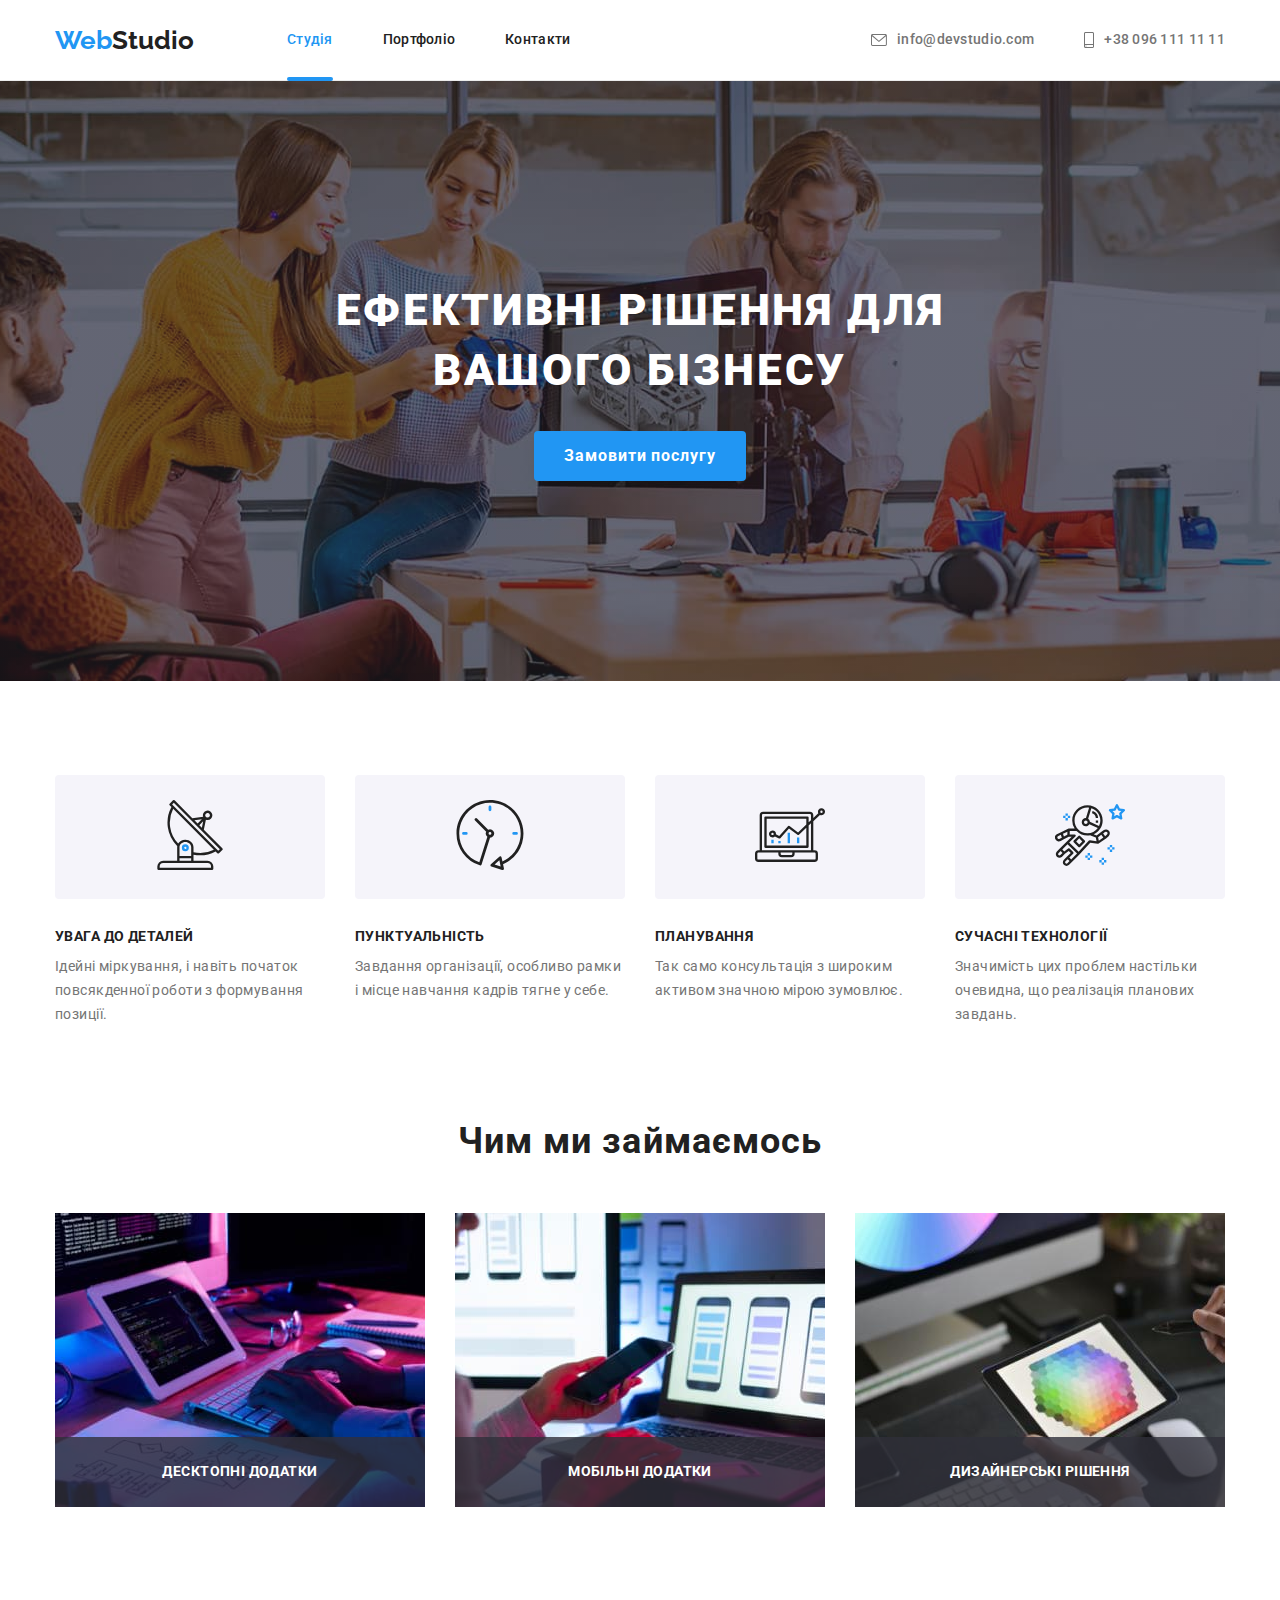
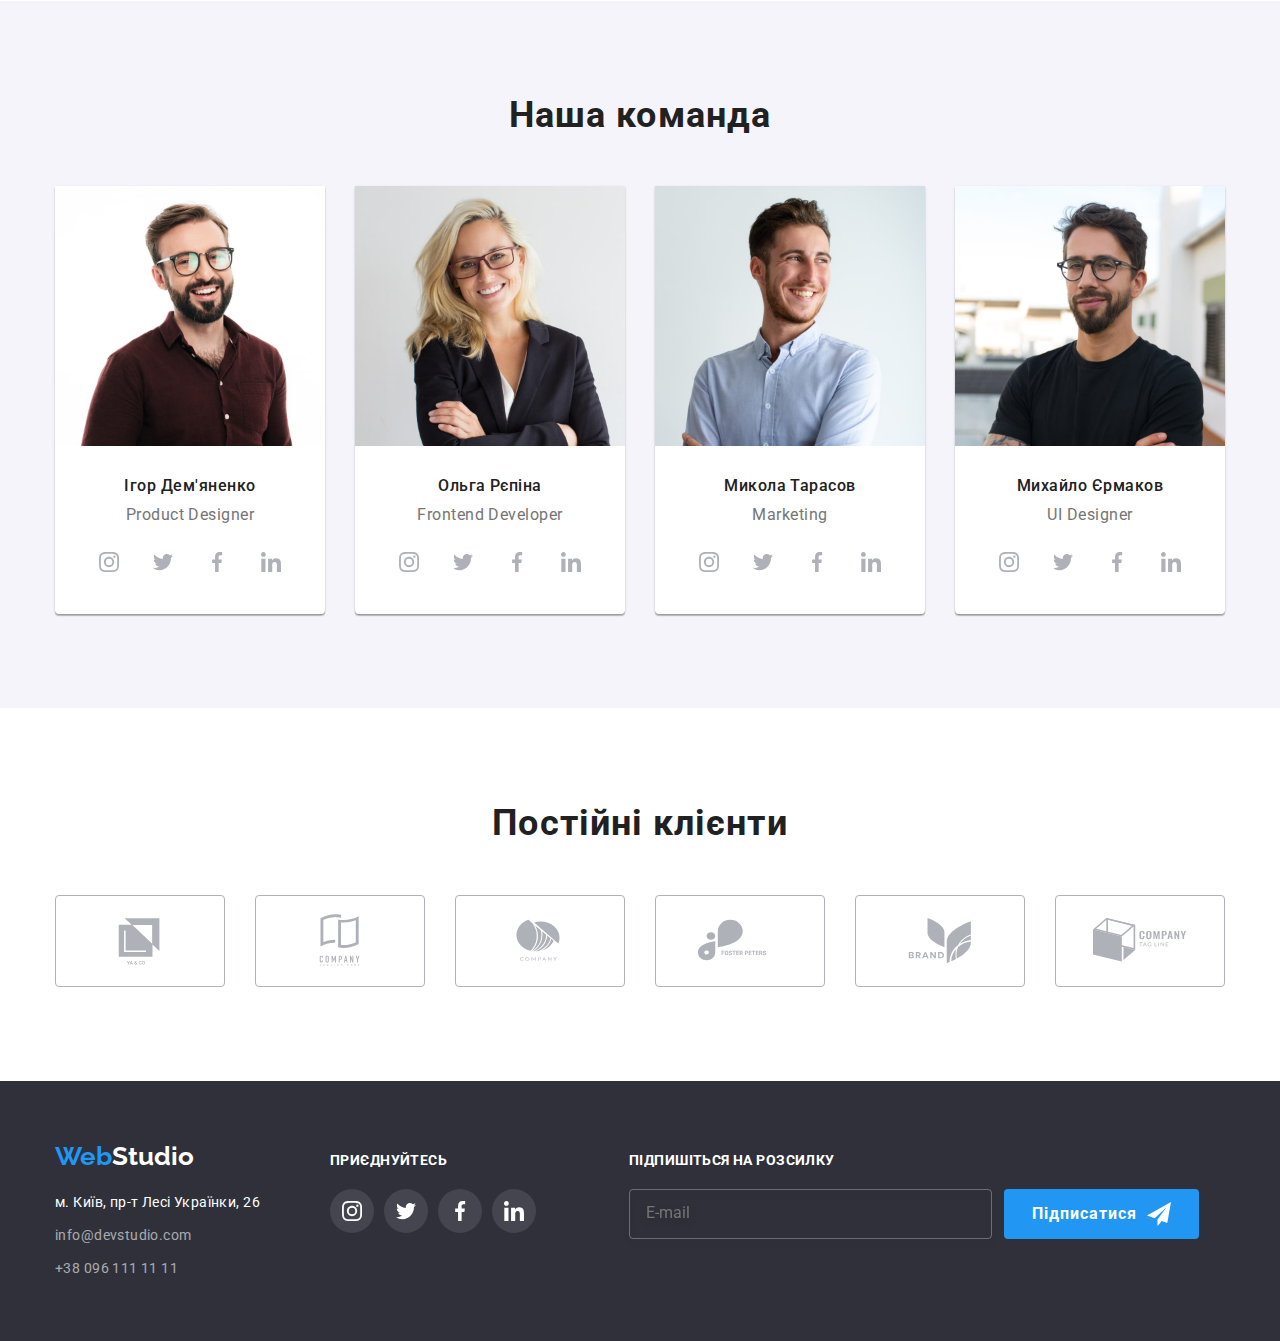
<file: index.html>
<!DOCTYPE html>
<html lang="uk">
<head>
    <meta charset='utf-8'>
    <meta http-equiv='X-UA-Compatible' content='IE=edge'>
    <meta name='viewport' content='width=device-width, initial-scale=1'>
    <link rel="preconnect" href="https://fonts.googleapis.com">
    <link rel="preconnect" href="https://fonts.gstatic.com" crossorigin>
    <link href="https://fonts.googleapis.com/css2?family=Raleway:wght@700&family=Roboto:wght@400;500;700;900&display=swap" rel="stylesheet">
    <link rel="stylesheet" href="./css/main.min.css">
    
    <title>WebStudio</title>
</head>
<body>
    <header class="header">
        <div class="container header__container">
            <nav class="navigation">
                <a class="logo navigation__logo logo--color-first link" href="./index.html"><span class="logo__first-word">Web</span>Studio</a>
                <ul class="navigation__list list">
                    <li class="navigation__item">
                        <a class="navigation__link link current" href="./index.html">Студія</a>
                    </li>
                    <li class="navigation__item">
                        <a class="navigation__link link" href="./portfolio.html">Портфоліо</a>
                    </li>
                    <li class="navigation__item">
                        <a class="navigation__link link" href="">Контакти</a>
                    </li>
                </ul>
            </nav>
            <ul class="contact list">
                <li class="contact__item">
                    <a class="contact__link link" href="mailto:info@devstudio.com">
                    <svg class="contact__svg" width="16" height="12">
                        <use href="./images/icons.svg#icon-mail"></use>
                    </svg>
                        info@devstudio.com
                    </a>
                </li>
                <li class="contact__item">
                    <a class="contact__link link" href="tel:+380961111111">
                        <svg class="contact__svg" width="10" height="16">
                            <use href="./images/icons.svg#icon-smartphone"></use>
                        </svg>
                        +38 096 111 11 11
                    </a>
                </li>
            </ul>
        </div>
    </header>
    <main>
        <!--hero-->
        <section class="hero">
            <div class="container">
                <h1 class="hero__header">
                    Ефективні рішення для вашого бізнесу
                </h1>
                <button class="main-btn" type="button" name="Order_service" data-modal-open>Замовити послугу</button>
            </div>
        </section>
        <!--features-->
        <section class="feature section">
            <!--hide-->
            <div class="container">
                <h2 class="feature__header visible-none">Особливості</h2>
                <ul class="min-gallery list">
                    <li class="min-gallery__item">
                        <div class="min-gallery__svg-container">
                            <svg class="min-gallerye__svg" width="70" height="70">
                                <use href="./images/icons.svg#icon-antenna"></use>
                            </svg>
                        </div>
                        <h3 class="min-gallery__header">Увага до деталей</h3>
                        <p class="min-gallery__description">
                            Ідейні міркування, і навіть початок повсякденної роботи з формування позиції.
                        </p>
                    </li>
                    <li class="min-gallery__item">
                        <div class="min-gallery__svg-container">
                            <svg class="min-gallery__svg" width="70" height="70">
                                <use href="./images/icons.svg#icon-clock"></use>
                            </svg>
                        </div>
                        <h3 class="min-gallery__header">Пунктуальність</h3>
                        <p class="min-gallery__description">
                            Завдання організації, особливо рамки і місце навчання кадрів тягне у себе.
                        </p>
                    </li>
                    <li class="min-gallery__item">
                        <div class="min-gallery__svg-container">
                            <svg class="min-gallery__svg" width="70" height="70">
                                <use href="./images/icons.svg#icon-diagram"></use>
                            </svg>
                        </div>
                        <h3 class="min-gallery__header">Планування</h3>
                        <p class="min-gallery__description">
                            Так само консультація з широким активом значною мірою зумовлює.
                        </p>
                    </li>
                    <li class="min-gallery__item">
                        <div class="min-gallery__svg-container">
                            <svg class="min-gallery__svg" width="70" height="70">
                                <use href="./images/icons.svg#icon-astronaut"></use>
                            </svg>
                        </div>
                        <h3 class="min-gallery__header">Сучасні технології</h3>
                        <p class="min-gallery__description">
                            Значимість цих проблем настільки очевидна, що реалізація планових завдань.
                        </p>
                    </li>
                </ul>
            </div>
        </section>
        <!--What-are-we-doing-->
        <section class="projects">
            <div class="container">
                <h2 class="projects__header">
                    Чим ми займаємось
                </h2>
                <!--Our-projects-->
                <ul class="pictures-list list">
                    <li class="pictures-list__item">
                        <img class="pictures-list__img" src="./images/project1.jpg" alt="progect #1" width="370">
                        
                            <h3 class="pictures-list__header">Десктопні додатки</h3>
                        
                    </li>
                    <li class="pictures-list__item">
                        <img class="pictures-list__img" src="./images/project2.jpg" alt="progect #2" width="370">
                        
                            <h3 class="pictures-list__header">Мобільні додатки</h3>
                        
                    </li>
                    <li class="pictures-list__item">
                        <img class="pictures-list__img" src="./images/project3.jpg" alt="progect #3" width="370">
                        
                            <h3 class="pictures-list__header">Дизайнерські рішення</h3>
                        
                    </li>
                </ul>
                <!--End-our-projects-->
            </div>
        </section>
        <!--Our-team-->
        <section class="team section">
            <div class="container">
                <h2 class="team-header">Наша команда</h2>
                <!--team-cards-->
                <ul class="team-list list">
                    <li class="team-item">
                        <img class="team-item-img" src="./images/employee1.jpg" alt="Молодий чоловік, 30-35 років, з невеликою борідкою в окулярах. Одягнений у коричневу сорочку" width="270">
                        <h3 class="team-item-header">Ігор Дем'яненко</h3>
                        <p class="team-item-description">
                            Product Designer
                        </p>
                        <ul class="social list">
                            <li class="social__item">
                                <a class="social__link link" rel="nofollow noopener noreferrer" target="_blank" href="">
                                    <svg width="20" height="20" class="social__svg" >
                                        <use href="./images/icons.svg#icon-instagram"></use>
                                    </svg>
                                </a>
                            </li>
                            <li class="social__item" >
                                <a class="social__link link" rel="nofollow noopener noreferrer" target="_blank" href="">
                                    <svg width="20" height="20" class="social__svg" >
                                        <use href="./images/icons.svg#icon-twitter"></use>
                                    </svg>
                                </a>
                            </li>
                            <li class="social__item">
                                <a class="social__link link" rel="nofollow noopener noreferrer" target="_blank" href="">
                                    <svg width="20" height="20" class="social__svg">
                                        <use href="./images/icons.svg#icon-facebook"></use>
                                    </svg>
                                </a>
                            </li>
                            <li class="social__item">
                                <a class="social__link link" rel="nofollow noopener noreferrer" target="_blank" href="">
                                    <svg width="20" height="20" class="social__svg">
                                        <use href="./images/icons.svg#icon-linkedin"></use>
                                    </svg>
                                </a>
                            </li>
                        </ul>
                    </li>
                    <li class="team-item">
                        <img class="team-item-img" src="./images/employee2.jpg" alt="Молода жінка, 25 -28 років, блондинка, в окулярах, одягнена в білу кофту, а зверху чорний жакет" width="270">
                        <h3 class="team-item-header">Ольга Рєпіна</h3>
                        <p class="team-item-description">
                            Frontend Developer
                        </p>
                        <ul class="social list">
                            <li class="social__item">
                                <a class="social__link link" rel="nofollow noopener noreferrer" target="_blank" href="">
                                    <svg width="20" height="20" class="social__svg" >
                                        <use href="./images/icons.svg#icon-instagram"></use>
                                    </svg>
                                </a>
                            </li>
                            <li class="social__item" >
                                <a class="social__link link" rel="nofollow noopener noreferrer" target="_blank" href="">
                                    <svg width="20" height="20" class="social__svg" >
                                        <use href="./images/icons.svg#icon-twitter"></use>
                                    </svg>
                                </a>
                            </li>
                            <li class="social__item">
                                <a class="social__link link" rel="nofollow noopener noreferrer" target="_blank" href="">
                                    <svg width="20" height="20" class="social__svg">
                                        <use href="./images/icons.svg#icon-facebook"></use>
                                    </svg>
                                </a>
                            </li>
                            <li class="social__item">
                                <a class="social__link link" rel="nofollow noopener noreferrer" target="_blank" href="">
                                    <svg width="20" height="20" class="social__svg">
                                        <use href="./images/icons.svg#icon-linkedin"></use>
                                    </svg>
                                </a>
                            </li>
                        </ul>
                    </li>
                    <li class="team-item">
                        <img class="team-item-img" src="./images/employee3.jpg" alt="Молодий чоловік, 28-30 років, з невеликою щитиною. Одягнений у сіру сорочку" width="270">
                        <h3 class="team-item-header">Микола Тарасов</h3>
                        <p class="team-item-description">
                            Marketing
                        </p>
                        <ul class="social list">
                            <li class="social__item">
                                <a class="social__link link" rel="nofollow noopener noreferrer" target="_blank" href="">
                                    <svg width="20" height="20" class="social__svg" >
                                        <use href="./images/icons.svg#icon-instagram"></use>
                                    </svg>
                                </a>
                            </li>
                            <li class="social__item" >
                                <a class="social__link link" rel="nofollow noopener noreferrer" target="_blank" href="">
                                    <svg width="20" height="20" class="social__svg" >
                                        <use href="./images/icons.svg#icon-twitter"></use>
                                    </svg>
                                </a>
                            </li>
                            <li class="social__item">
                                <a class="social__link link" rel="nofollow noopener noreferrer" target="_blank" href="">
                                    <svg width="20" height="20" class="social__svg">
                                        <use href="./images/icons.svg#icon-facebook"></use>
                                    </svg>
                                </a>
                            </li>
                            <li class="social__item">
                                <a class="social__link link" rel="nofollow noopener noreferrer" target="_blank" href="">
                                    <svg width="20" height="20" class="social__svg">
                                        <use href="./images/icons.svg#icon-linkedin"></use>
                                    </svg>
                                </a>
                            </li>
                        </ul>
                    </li>
                    <li class="team-item">
                        <img class="team-item-img" src="./images/employee4.jpg" alt="Молодий чоловік, 28-30 років, з невеликою борідкою в окулярах. Одягнений у чорний светр" width="270">
                        <h3 class="team-item-header">Михайло Єрмаков</h3>
                        <p class="team-item-description">
                            UI Designer
                        </p>
                        <ul class="social list">
                            <li class="social__item">
                                <a class="social__link link" rel="nofollow noopener noreferrer" target="_blank" href="">
                                    <svg width="20" height="20" class="social__svg" >
                                        <use href="./images/icons.svg#icon-instagram"></use>
                                    </svg>
                                </a>
                            </li>
                            <li class="social__item" >
                                <a class="social__link link" rel="nofollow noopener noreferrer" target="_blank" href="">
                                    <svg width="20" height="20" class="social__svg" >
                                        <use href="./images/icons.svg#icon-twitter"></use>
                                    </svg>
                                </a>
                            </li>
                            <li class="social__item">
                                <a class="social__link link" rel="nofollow noopener noreferrer" target="_blank" href="">
                                    <svg width="20" height="20" class="social__svg">
                                        <use href="./images/icons.svg#icon-facebook"></use>
                                    </svg>
                                </a>
                            </li>
                            <li class="social__item">
                                <a class="social__link link" rel="nofollow noopener noreferrer" target="_blank" href="">
                                    <svg width="20" height="20" class="social__svg">
                                        <use href="./images/icons.svg#icon-linkedin"></use>
                                    </svg>
                                </a>
                            </li>
                        </ul>
                    </li>
                </ul>
                <!--End-team-cards-->
            </div>
        </section>
        <!--Regular-customers-->
        <section class="customers">
            <div class="container">
                <h2 class="customers-header">
                    Постійні клієнти
                </h2>
                <ul class="customers-list list">
                    <li class="customers-list-item">
                        <a class="customers-list-link link" href="" rel="nofollow noopener noreferrer" target="_blank">
                            <svg class="customers-item-svg" width="106" height="60">
                                <use href="./images/icons.svg#icon-Logo"></use>
                            </svg>
                        </a>
                    </li>
                    <li class="customers-list-item">
                        <a class="customers-list-link link" href="" rel="nofollow noopener noreferrer" target="_blank">
                            <svg class="customers-item-svg" width="106" height="60">
                                <use href="./images/icons.svg#icon-Logo-1"></use>
                            </svg>
                        </a>
                    </li>
                    <li class="customers-list-item">
                        <a class="customers-list-link link" href="" rel="nofollow noopener noreferrer" target="_blank">
                            <svg class="customers-item-svg" width="106" height="60">
                                <use href="./images/icons.svg#icon-Logo-2"></use>
                            </svg>
                        </a>
                    </li>
                    <li class="customers-list-item">
                        <a class="customers-list-link link" href="" rel="nofollow noopener noreferrer" target="_blank">
                            <svg class="customers-item-svg" width="106" height="60">
                                <use href="./images/icons.svg#icon-Logo-3"></use>
                            </svg>
                        </a>
                    </li>
                    <li class="customers-list-item">
                        <a class="customers-list-link link" href="" rel="nofollow noopener noreferrer" target="_blank">
                            <svg class="customers-item-svg" width="106" height="60">
                                <use href="./images/icons.svg#icon-Logo-4"></use>
                            </svg>
                        </a>
                    </li>
                    <li class="customers-list-item">
                        <a class="customers-list-link link" href="" rel="nofollow noopener noreferrer" target="_blank">
                            <svg class="customers-item-svg" width="106" height="60">
                                <use href="./images/icons.svg#icon-Logo-5"></use>
                            </svg>
                        </a>
                    </li>
                </ul>
            </div>
        </section>
    </main>
    <footer class="footer-class">
        <div class="container footer-container">
            <div>
                <a class="logo logo--color-second footer-logo link" href="./index.html"><span class="logo__first-word">Web</span>Studio</a>
                <address class="address-class">
                    <ul class="address-list list">
                        <li class="address-list-item">
                            <a class="address-list-link map-link link" href="https://goo.gl/maps/qrUjEuga3RaHpQzeA" rel="nofollow noopener noreferrer" target="_blank">м. Київ, пр-т Лесі Українки, 26</a>
                        </li>
                        <li class="address-list-item">
                            <a class="address-list-link link" href="mailto:info@devstudio.com">info@devstudio.com</a>
                        </li>
                        <li class="address-list-item">
                            <a class="address-list-link link" href="tel:+380961111111">+38 096 111 11 11</a>
                        </li>
                    </ul>
                </address>
            </div>
            <div class="footer-social-container">
                <p class="footer-social-header">Приєднуйтесь</p>
                <ul class="social list">
                    <li class="social__item">
                        <a class="social__link link footer-social-color" rel="nofollow noopener noreferrer" target="_blank" href="">
                            <svg width="20" height="20" class="social__svg" >
                                <use href="./images/icons.svg#icon-instagram"></use>
                            </svg>
                        </a>
                    </li>
                    <li class="social__item" >
                        <a class="social__link link footer-social-color" rel="nofollow noopener noreferrer" target="_blank" href="">
                            <svg width="20" height="20" class="social__svg" >
                                <use href="./images/icons.svg#icon-twitter"></use>
                            </svg>
                        </a>
                    </li>
                    <li class="social__item">
                        <a class="social__link link footer-social-color" rel="nofollow noopener noreferrer" target="_blank" href="">
                            <svg width="20" height="20" class="social__svg">
                                <use href="./images/icons.svg#icon-facebook"></use>
                            </svg>
                        </a>
                    </li>
                    <li class="social__item">
                        <a class="social__link link footer-social-color" rel="nofollow noopener noreferrer" target="_blank" href="">
                            <svg width="20" height="20" class="social__svg">
                                <use href="./images/icons.svg#icon-linkedin"></use>
                            </svg>
                        </a>
                    </li>
                </ul>
            </div>
            <div class="subscribe-container">
                <p class="subscribe-header">Підпишіться на розсилку</p>
                <form class="subscribe-form" id="subscribe_form" method="post" action="#" enctype="multipart/form-data">
                    <input class="subscribe-mail" type="email" id="subscriber_mail" name="subscriber_mail" placeholder="E-mail" required>
                    <button class="subscribe-btn main-btn" type="submit" name="subscribe_btn" value="subscribe">
                        Підписатися
                        <svg class="subscribe-svg" width="24" height="24">
                            <use href="./images/icons.svg#icon-send"></use>
                        </svg>
                    </button>
                </form>
            </div>
        </div>
    </footer>
    <!-- --------------------modal-form------------------------------------- -->
    <div class="backdrop is-hidden" data-modal>
        <div class="modal-window" data-modal-window>
            <button class="modal-close-btn" data-modal-close>
                <svg class="close-btn-svg" width="11" height="11">
                    <use href="./images/icons.svg#icon-close"></use>
                </svg>
            </button>
            <p class="form-header">Залиште свої дані, ми вам передзвонимо</p>
            <form method="post" action="#" enctype="multipart/form-data">
                <ul class="modal-form-list list">
                    <li class="modal-form-list-item">
                        <label class="form-item-label" for="user_name">Ім'я</label>
                        <div class="form-item-wrap">
                            <svg class="form-item-svg" width="18" height="18">
                                <use href="./images/icons.svg#icon-person"></use>
                            </svg>
                            <input class="form-item-input" type="text" id="user_name" name="user_name" required>
                        </div>
                    </li>
                    <li class="modal-form-list-item">
                        <label class="form-item-label" for="phone" >Телефон</label>
                        <div class="form-item-wrap">
                            <svg class="form-item-svg" width="18" height="18">
                                <use href="./images/icons.svg#icon-phone"></use>
                            </svg>
                            <input class="form-item-input" type="tel" id="phone" name="phone" required pattern="((\+)\d{12})|(\d{10})">
                        </div>
                    </li>
                    <li class="modal-form-list-item">
                        <label class="form-item-label" for="mail">Пошта</label>
                        <div class="form-item-wrap">
                            <svg class="form-item-svg" width="18" height="18">
                                <use href="./images/icons.svg#icon-email"></use>
                            </svg>
                            <input class="form-item-input" type="email" id="mail" name="mail" required>
                        </div>
                    </li>
                    <li class="modal-form-list-item">
                        <label class="form-item-label" for="coment">Коментар</label>
                        <div class="form-item-wrap item-coment-wrap">
                            <textarea class="form-item-input form-item-coment" id="coment" name="coment" placeholder="Введіть текст"></textarea>
                        </div>
                    </li>
                    <li class="modal-form-list-item">
                        <input class="modal-item-agreement" type="checkbox" id="agreement_check" name="agreement_check" required>
                        <label class="agreement-check-label" for="agreement_check">
                            <span class="checkbox-imitation">
                                <svg class="checkbox-check-icon" width="11" height="8">
                                    <use href="./images/icons.svg#icon-check"></use>
                            </svg>
                            </span>    
                            Погоджуюся з розсилкою та приймаю
                            <a class="form-agreement-link link underlining" href=""> Умови договору</a>
                        </label>
                    </li>
                    <li class="modal-form-list-item">
                        <input class="main-btn modal-submit-btn" type="submit" id="submit_btn" name="submit_btn" value="Відправити">
                    </li>
                </ul>
            </form>
        </div>
    </div>
    <script src="./js/modal.js"></script>
</body>
</html>
</file>
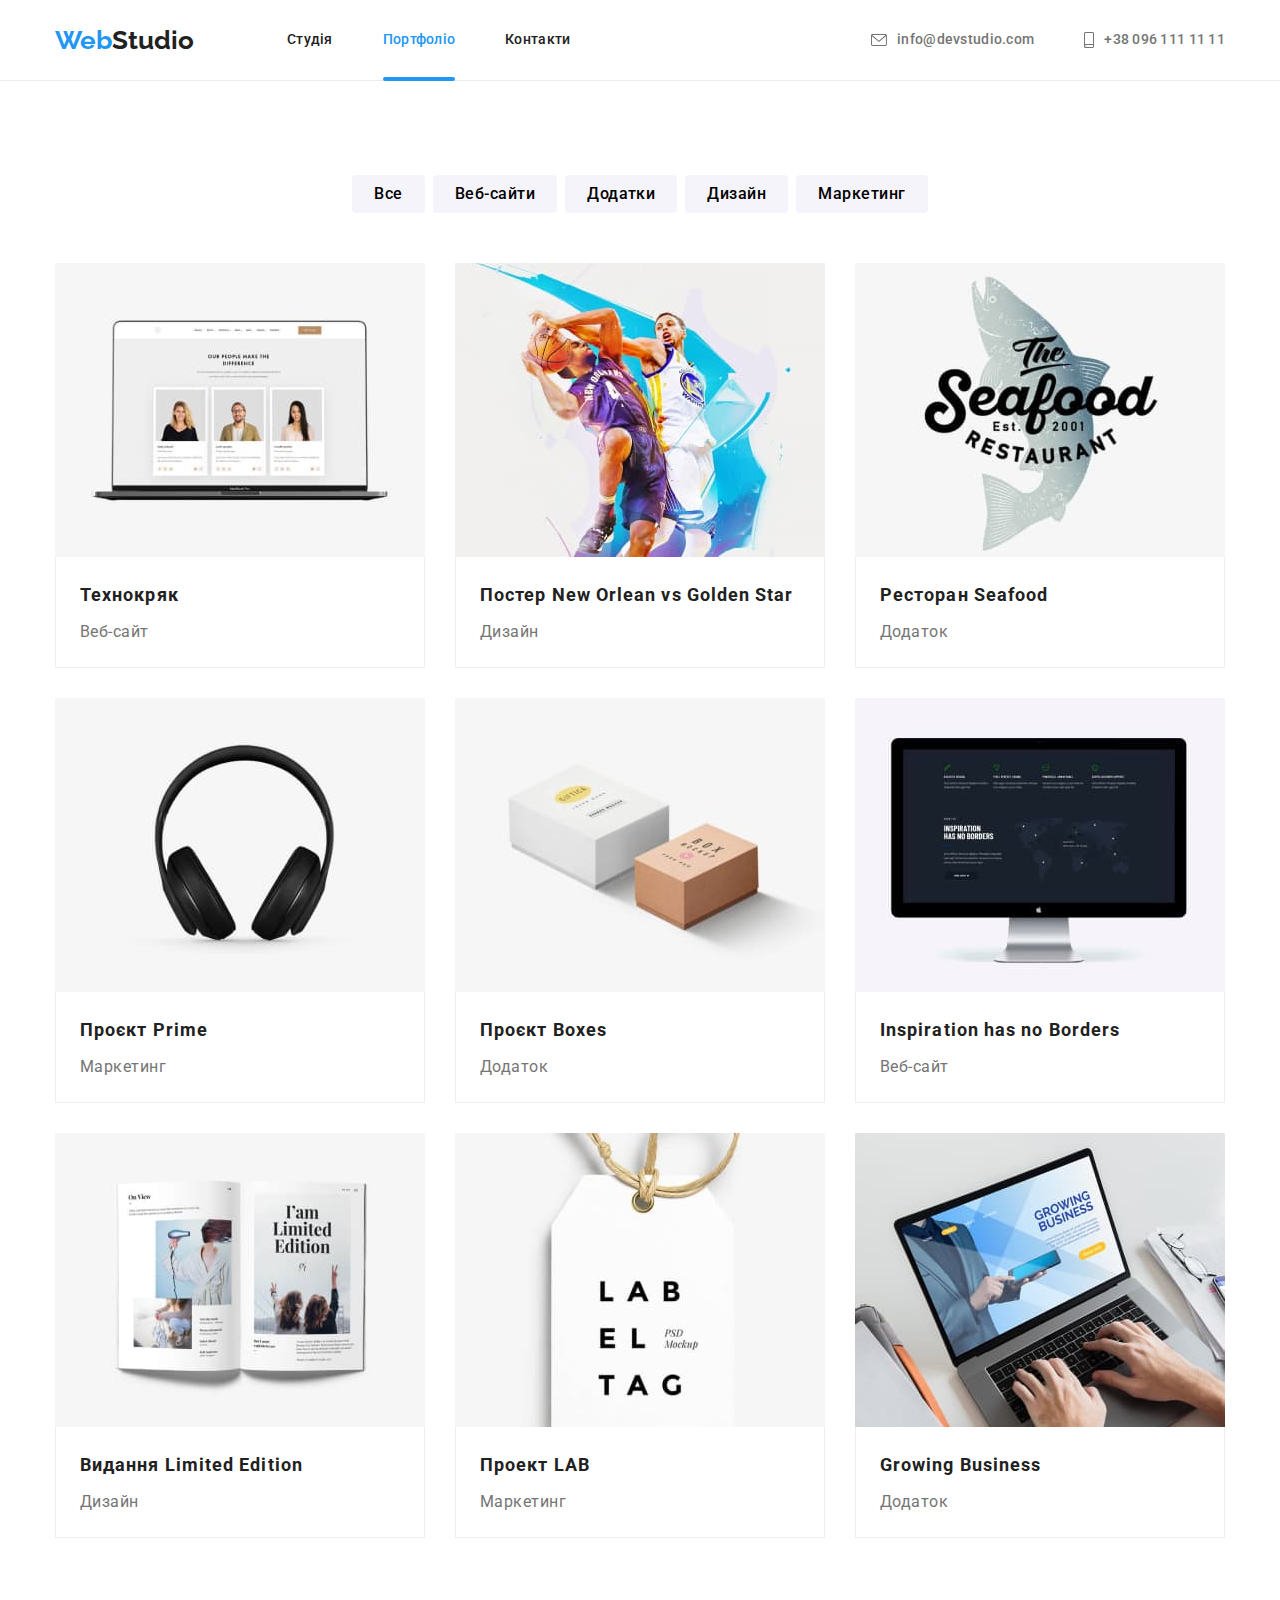
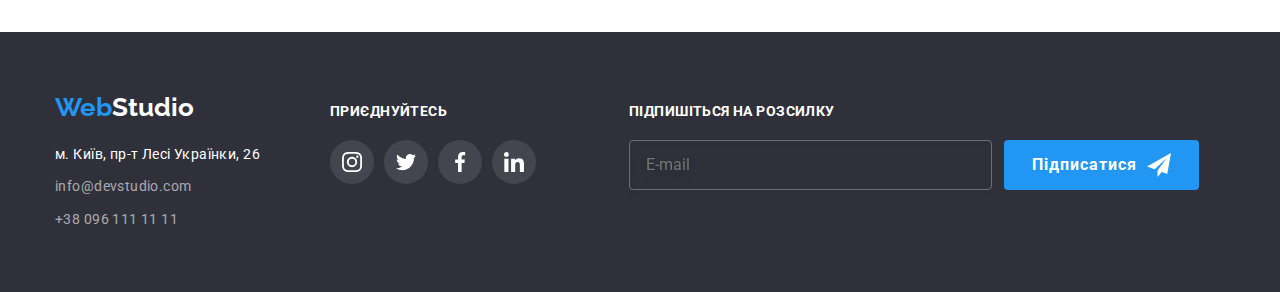
<file: portfolio.html>
<!DOCTYPE html>
<html lang="uk">
<head>
    <meta charset="UTF-8">
    <meta http-equiv="X-UA-Compatible" content="IE=edge">
    <meta name="viewport" content="width=device-width, initial-scale=1.0">
    <link rel="preconnect" href="https://fonts.googleapis.com">
    <link rel="preconnect" href="https://fonts.gstatic.com" crossorigin>
    <link href="https://fonts.googleapis.com/css2?family=Raleway:wght@700&family=Roboto:wght@400;500;700;900&display=swap" rel="stylesheet">
    <link rel="stylesheet" href="./css/main.min.css">

    <title>Portfolio</title>
</head>
<body>
    <header class="header">
        <div class="container header__container">
            <nav class="navigation">
                <a class="logo navigation__logo logo--color-first link" href="./index.html"><span class="logo__first-word">Web</span>Studio</a>
                <ul class="navigation__list list">
                    <li class="navigation__item">
                        <a class="navigation__link link " href="./index.html">Студія</a>
                    </li>
                    <li class="navigation__item">
                        <a class="navigation__link link current" href="./portfolio.html">Портфоліо</a>
                    </li>
                    <li class="navigation__item">
                        <a class="navigation__link link" href="">Контакти</a>
                    </li>
                </ul>
            </nav>
            <ul class="contact list">
                <li class="contact__item">
                    <a class="contact__link link" href="mailto:info@devstudio.com">
                    <svg class="contact__svg" width="16" height="12">
                        <use href="./images/icons.svg#icon-mail"></use>
                    </svg>
                        info@devstudio.com
                    </a>
                </li>
                <li class="contact__item">
                    <a class="contact__link link" href="tel:+380961111111">
                        <svg class="contact__svg" width="10" height="16">
                            <use href="./images/icons.svg#icon-smartphone"></use>
                        </svg>
                        +38 096 111 11 11
                    </a>
                </li>
            </ul>
        </div>
    </header>
    <main>
        <section class="main-content section">
            <div class="container">
                <!--hide-->
                <h1 class="visible-none">
                    Наші проекти
                </h1>
                <!--filters-->
                <ul class="filters gallery-filters list">
                    <li class="filter-item">
                        <button class="filter-btn" type="button">Все</button>
                    </li>
                    <li class="filter-item">
                        <button class="filter-btn" type="button">Веб-сайти</button>
                    </li>
                    <li class="filter-item">
                        <button class="filter-btn" type="button">Додатки</button>
                    </li>
                    <li class="filter-item">
                        <button class="filter-btn" type="button">Дизайн</button>
                    </li>
                    <li class="filter-item">
                        <button class="filter-btn" type="button">Маркетинг</button>
                    </li>
                </ul>
                <!--gallery-->
                <ul class="gallery list">
                    <li class="gallery-item">
                        <a class="gallery-link link" href="">
                            <div class="gallery-img-wrap">
                                <img class="gallery-img" alt="ілюстрація проекту Технокряк" src="./images/projects/project-1.jpg" width="370">
                            
                            <p class="gallery-short-description">
                                Ресурс пропонує комплексні пропозиції з різним рівнем функціоналу та сервісів. Все це дозволить відвідувачу отримати вичерпні відомості про компанію чи приватну особу.
                            </p>
                        </div>
                            <div class="gallery-item-textbox">
                                <h2 class="gallery-title">Технокряк</h2>
                                <p class="gallery-type">Веб-сайт</p>
                            </div>
                        </a>
                    </li>
                    <li class="gallery-item">
                        <a class="gallery-link link" href="">
                            <div class="gallery-img-wrap">
                                <img class="gallery-img" alt="Гра в баскетбол" src="./images/projects/project-2.jpg" width="370">
                                <p class="gallery-short-description">
                                    Lorem ipsum dolor sit amet consectetur adipisicing elit.                                   
                                </p>
                            </div>
                            <div class="gallery-item-textbox">
                                <h2 class="gallery-title">Постер New Orlean vs Golden Star</h2>
                                <p class="gallery-type">Дизайн</p>
                            </div>
                        </a>
                    </li>
                    <li class="gallery-item">
                        <a class="gallery-link link" href="">
                            <div class="gallery-img-wrap">
                                <img class="gallery-img" alt="напис - ресторан морської їжі, на задньому фоні рибина" src="./images/projects/project-3.jpg" width="370">
                                <p class="gallery-short-description">
                                    Lorem ipsum dolor sit amet consectetur adipisicing elit.
                                </p>
                            </div>
                            <div class="gallery-item-textbox">
                                <h2 class="gallery-title">Ресторан Seafood</h2>
                                <p class="gallery-type">Додаток</p>
                            </div>
                        </a>
                    </li>
                    <li class="gallery-item">
                        <a class="gallery-link link" href="">
                            <div class="gallery-img-wrap">
                                <img class="gallery-img" alt="навушники" src="./images/projects/project-4.jpg" width="370">
                                <p class="gallery-short-description">
                                    Lorem ipsum dolor sit amet consectetur adipisicing elit.
                                </p>
                            </div>
                            <div class="gallery-item-textbox">
                                <h2 class="gallery-title">Проєкт Prime</h2>
                                <p class="gallery-type">Маркетинг</p>
                            </div>
                        </a>
                    </li>
                    <li class="gallery-item">
                        <a class="gallery-link link" href="">
                            <div class="gallery-img-wrap">
                                <img class="gallery-img" alt="подарункові коробки" src="./images/projects/project-5.jpg" width="370">
                                <p class="gallery-short-description">
                                    Lorem ipsum dolor sit amet consectetur adipisicing elit.
                                </p>
                            </div>
                            <div class="gallery-item-textbox">
                                <h2 class="gallery-title">Проєкт Boxes</h2>
                                <p class="gallery-type">Додаток</p>
                            </div>
                        </a>
                    </li>
                    <li class="gallery-item">
                        <a class="gallery-link link" href="">
                            <div class="gallery-img-wrap">
                                <img class="gallery-img" alt="Монітор - епл" src="./images/projects/project-6.jpg" width="370">
                                <p class="gallery-short-description">
                                    Lorem ipsum dolor sit amet consectetur adipisicing elit.
                                </p>
                            </div>
                            <div class="gallery-item-textbox">
                                <h2 class="gallery-title">Inspiration has no Borders</h2>
                                <p class="gallery-type">Веб-сайт</p>
                            </div>
                        </a>
                    </li>
                    <li class="gallery-item">
                        <a class="gallery-link link" href="">
                            <div class="gallery-img-wrap">
                                <img class="gallery-img" alt="книга" src="./images/projects/project-7.jpg" width="370">
                                <p class="gallery-short-description">
                                    Lorem ipsum dolor sit amet consectetur adipisicing elit.
                                </p>
                            </div>
                            <div class="gallery-item-textbox">
                                <h2 class="gallery-title">Видання Limited Edition</h2>
                                <p class="gallery-type">Дизайн</p>
                            </div>
                        </a>
                    </li>
                    <li class="gallery-item">
                        <a class="gallery-link link" href="">
                            <div class="gallery-img-wrap">
                                <img class="gallery-img" alt="бірка" src="./images/projects/project-8.jpg" width="370">
                                <p class="gallery-short-description">
                                    Lorem ipsum dolor sit amet consectetur adipisicing elit.
                                </p>
                            </div>
                            <div class="gallery-item-textbox">
                                <h2 class="gallery-title">Проект LAB</h2>
                                <p class="gallery-type">Маркетинг</p>
                            </div>
                        </a>
                    </li>
                    <li class="gallery-item">
                        <a class="gallery-link link" href="">
                            <div class="gallery-img-wrap">
                                <img class="gallery-img" alt="ноутбук" src="./images/projects/project-9.jpg" width="370">
                                <p class="gallery-short-description">
                                    Lorem ipsum dolor sit amet consectetur adipisicing elit.
                                </p>
                            </div>
                            <div class="gallery-item-textbox">
                                <h2 class="gallery-title">Growing Business</h2>
                                <p class="gallery-type">Додаток</p>
                            </div>
                        </a>
                    </li>
                </ul>
            </div>
        </section>
    </main>
    <footer class="footer-class">
        <div class="container footer-container">
            <div>
                <a class="logo logo--color-second footer-logo link" href="./index.html"><span class="logo__first-word">Web</span>Studio</a>
                <address class="address-class">
                    <ul class="address-list list">
                        <li class="address-list-item">
                            <a class="address-list-link map-link link" href="https://goo.gl/maps/qrUjEuga3RaHpQzeA" rel="nofollow noopener noreferrer" target="_blank">м. Київ, пр-т Лесі Українки, 26</a>
                        </li>
                        <li class="address-list-item">
                            <a class="address-list-link link" href="mailto:info@devstudio.com">info@devstudio.com</a>
                        </li>
                        <li class="address-list-item">
                            <a class="address-list-link link" href="tel:+380961111111">+38 096 111 11 11</a>
                        </li>
                    </ul>
                </address>
            </div>
            <div class="footer-social-container">
                <p class="footer-social-header">Приєднуйтесь</p>
                <ul class="social list">
                    <li class="social__item">
                        <a class="social__link link footer-social-color" rel="nofollow noopener noreferrer" target="_blank" href="">
                            <svg width="20" height="20" class="social__svg" >
                                <use href="./images/icons.svg#icon-instagram"></use>
                            </svg>
                        </a>
                    </li>
                    <li class="social__item" >
                        <a class="social__link link footer-social-color" rel="nofollow noopener noreferrer" target="_blank" href="">
                            <svg width="20" height="20" class="social__svg" >
                                <use href="./images/icons.svg#icon-twitter"></use>
                            </svg>
                        </a>
                    </li>
                    <li class="social__item">
                        <a class="social__link link footer-social-color" rel="nofollow noopener noreferrer" target="_blank" href="">
                            <svg width="20" height="20" class="social__svg">
                                <use href="./images/icons.svg#icon-facebook"></use>
                            </svg>
                        </a>
                    </li>
                    <li class="social__item">
                        <a class="social__link link footer-social-color" rel="nofollow noopener noreferrer" target="_blank" href="">
                            <svg width="20" height="20" class="social__svg">
                                <use href="./images/icons.svg#icon-linkedin"></use>
                            </svg>
                        </a>
                    </li>
                </ul>
            </div>
            <div class="subscribe-container">
                <p class="subscribe-header">Підпишіться на розсилку</p>
                <form class="subscribe-form" id="subscribe_form" method="post" action="#" enctype="multipart/form-data">
                    <input class="subscribe-mail" type="email" id="subscriber_mail" name="subscriber_mail" placeholder="E-mail" required>
                    <button class="subscribe-btn main-btn" type="submit" name="subscribe_btn" value="subscribe">
                        Підписатися
                        <svg class="subscribe-svg" width="24" height="24">
                            <use href="./images/icons.svg#icon-send"></use>
                        </svg>
                    </button>
                </form>
            </div>
        </div>
    </footer>
</body>
</html>
</file>
<file: css/main.min.css>
/*! modern-normalize v1.1.0 | MIT License | https://github.com/sindresorhus/modern-normalize */*,::before,::after{-webkit-box-sizing:border-box;box-sizing:border-box}html{line-height:1.15;-webkit-text-size-adjust:100%;-moz-tab-size:4;-o-tab-size:4;tab-size:4}body{margin:0;font-family:system-ui,-apple-system,"Segoe UI",Roboto,Helvetica,Arial,sans-serif,"Apple Color Emoji","Segoe UI Emoji"}hr{height:0;color:inherit}abbr[title]{-webkit-text-decoration:underline dotted;text-decoration:underline dotted}b,strong{font-weight:bolder}code,kbd,samp,pre{font-family:ui-monospace,SFMono-Regular,Consolas,"Liberation Mono",Menlo,monospace;font-size:1em}small{font-size:80%}sub,sup{font-size:75%;line-height:0;position:relative;vertical-align:baseline}sub{bottom:-0.25em}sup{top:-0.5em}table{text-indent:0;border-color:inherit}button,input,optgroup,select,textarea{font-family:inherit;font-size:100%;line-height:1.15;margin:0}button,select{text-transform:none}button,[type=button],[type=reset],[type=submit]{-webkit-appearance:button}::-moz-focus-inner{border-style:none;padding:0}:-moz-focusring{outline:1px dotted ButtonText}:-moz-ui-invalid{box-shadow:none}legend{padding:0}progress{vertical-align:baseline}::-webkit-inner-spin-button,::-webkit-outer-spin-button{height:auto}[type=search]{-webkit-appearance:textfield;outline-offset:-2px}::-webkit-search-decoration{-webkit-appearance:none}::-webkit-file-upload-button{-webkit-appearance:button;font:inherit}summary{display:list-item}:root{--main-text-color: #212121;--secondery-text-color: #FFFFFF;--main-leter-spacing: 0.03em;--main-active-color: #2196F3;--main-right-margin: 30px;--main-duration-time: 250ms;--main-delay-time: 0}body{font-family:"Roboto",sans-serif;color:var(--main-text-color)}.list{list-style-type:none;margin-top:0;margin-bottom:0;margin-left:0;margin-right:0;padding-left:0}.link{text-decoration:none;cursor:pointer}.visible-none{position:absolute;white-space:nowrap;width:1px;height:1px;overflow:hidden;border:0;padding:0;clip:rect(0 0 0 0);-webkit-clip-path:inset(50%);clip-path:inset(50%);margin:-1px}.is-hidden{opacity:0;visibility:hidden;pointer-events:none}.container{width:1200px;padding-top:0;padding-bottom:0;padding-left:15px;padding-right:15px;margin-top:0;margin-bottom:0;margin-left:auto;margin-right:auto}.header{border-bottom:1px solid #ececec}.header__container{display:-webkit-box;display:-ms-flexbox;display:flex}.navigation{display:-webkit-box;display:-ms-flexbox;display:flex;-webkit-box-align:center;-ms-flex-align:center;align-items:center}.logo{font-family:"Raleway",sans-serif;font-weight:700;font-size:26px;line-height:1.17}.logo__first-word{color:var(--main-active-color)}.logo--color-first{color:var(--main-text-color)}.logo--color-second{color:var(--secondery-text-color)}.navigation__logo{margin-right:93px}.navigation__list{display:-webkit-box;display:-ms-flexbox;display:flex}.navigation__item:not(:last-child){margin-right:50px}.navigation__link{position:relative;display:block;padding-top:32px;padding-bottom:32px;font-weight:500;font-size:14px;line-height:1.14;letter-spacing:.02em;color:var(--main-text-color);-webkit-transition-property:color;transition-property:color;-webkit-transition-duration:var(--main-duration-time);transition-duration:var(--main-duration-time);-webkit-transition-timing-function:cubic-bezier(0.4, 0, 0.2, 1);transition-timing-function:cubic-bezier(0.4, 0, 0.2, 1);-webkit-transition-delay:var(--main-delay-time);transition-delay:var(--main-delay-time)}.navigation__link:hover,.navigation__link:focus{color:var(--main-active-color)}.current{color:var(--main-active-color)}.current::after{content:"";position:absolute;display:block;width:100%;height:4px;bottom:-1px;left:0;background-color:var(--main-active-color);border:none;border-radius:2px}.contact{display:-webkit-box;display:-ms-flexbox;display:flex;margin-left:auto}.contact__item+.contact__item{margin-left:50px}.contact__link{padding-top:32px;padding-bottom:32px;display:-webkit-box;display:-ms-flexbox;display:flex;-webkit-box-align:center;-ms-flex-align:center;align-items:center;font-weight:500;font-size:14px;line-height:1.14;letter-spacing:.02em;color:#757575;-webkit-transition-property:color;transition-property:color;-webkit-transition-duration:var(--main-duration-time);transition-duration:var(--main-duration-time);-webkit-transition-timing-function:cubic-bezier(0.4, 0, 0.2, 1);transition-timing-function:cubic-bezier(0.4, 0, 0.2, 1);-webkit-transition-delay:var(--main-delay-time);transition-delay:var(--main-delay-time)}.contact__link:hover,.contact__link:focus{color:var(--main-active-color)}.contact__svg{margin-right:10px;fill:currentColor}.section{padding-top:94px;padding-bottom:94px}.hero{background-color:#2f303a;background-image:-webkit-gradient(linear, left top, left bottom, from(rgba(47, 48, 58, 0.4)), to(rgba(47, 48, 58, 0.4))),url("../images/hero-background.jpg");background-image:linear-gradient(rgba(47, 48, 58, 0.4), rgba(47, 48, 58, 0.4)),url("../images/hero-background.jpg");background-position:center;background-repeat:no-repeat;text-align:center;padding-top:200px;padding-bottom:200px;margin-left:auto;margin-right:auto;max-width:1600px}.hero__header{margin-left:auto;margin-right:auto;margin-top:0;margin-bottom:30px;width:696px;font-weight:900;font-size:44px;line-height:1.36;letter-spacing:.06em;text-transform:uppercase;color:var(--secondery-text-color)}.main-btn{min-height:50px;padding:10px 30px;border-radius:4px;border-color:rgba(0,0,0,0);border:none;cursor:pointer;font-family:inherit;font-weight:700;font-size:16px;line-height:1.88;letter-spacing:.06em;color:var(--secondery-text-color);background-color:var(--main-active-color);-webkit-transition-property:background-color;transition-property:background-color;-webkit-transition-duration:var(--main-duration-time);transition-duration:var(--main-duration-time);-webkit-transition-timing-function:cubic-bezier(0.4, 0, 0.2, 1);transition-timing-function:cubic-bezier(0.4, 0, 0.2, 1);-webkit-transition-delay:var(--main-delay-time);transition-delay:var(--main-delay-time)}.main-btn:hover,.main-btn:focus{background-color:#188ce8}.min-gallery{display:-webkit-box;display:-ms-flexbox;display:flex}.min-gallery__item:not(:last-child){margin-right:var(--main-right-margin)}.min-gallery__svg-container{padding-top:25px;padding-bottom:25px;padding-left:100px;padding-right:100px;margin-bottom:30px;border-radius:4px;background-color:#f5f4fa}.min-gallery__header{margin-top:0;margin-bottom:10px;font-weight:700;font-size:14px;line-height:1.14;letter-spacing:var(--main-leter-spacing);text-transform:uppercase}.min-gallery__description{margin:0;font-size:14px;line-height:1.71;letter-spacing:var(--main-leter-spacing);color:#757575}.projects{padding-bottom:94px}.projects__header{margin-top:0;margin-bottom:50px;font-weight:700;font-size:36px;line-height:1.16;text-align:center;letter-spacing:var(--main-leter-spacing)}.pictures-list{display:-webkit-box;display:-ms-flexbox;display:flex}.pictures-list__item{width:370px;position:relative}.pictures-list__item:not(:last-child){margin-right:var(--main-right-margin)}.pictures-list__img{display:block;width:100%;height:auto}.pictures-list__header{margin-top:0;margin-bottom:0;width:100%;height:70px;display:-webkit-box;display:-ms-flexbox;display:flex;-webkit-box-align:center;-ms-flex-align:center;align-items:center;-webkit-box-pack:center;-ms-flex-pack:center;justify-content:center;position:absolute;bottom:0;font-weight:700;font-size:14px;line-height:1.14;text-align:center;letter-spacing:var(--main-leter-spacing);text-transform:uppercase;color:var(--secondery-text-color);background-color:rgba(47,48,58,.8)}.team{background-color:#f5f4fa}.team-header{margin-top:0;margin-bottom:50px;font-weight:700;font-size:36px;line-height:1.16;text-align:center;letter-spacing:var(--main-leter-spacing)}.team-list{display:-webkit-box;display:-ms-flexbox;display:flex;-ms-flex-wrap:wrap;flex-wrap:wrap;-webkit-box-pack:justify;-ms-flex-pack:justify;justify-content:space-between}.team-item{width:270px;border-radius:0 0 4px 4px;background-color:#fff;-webkit-box-shadow:0px 1px 3px rgba(0,0,0,.12),0px 1px 1px rgba(0,0,0,.14),0px 2px 1px rgba(0,0,0,.2);box-shadow:0px 1px 3px rgba(0,0,0,.12),0px 1px 1px rgba(0,0,0,.14),0px 2px 1px rgba(0,0,0,.2);text-align:center}.team-item:not(:nth-child(4n)){margin-right:var(--main-right-margin)}.team-item-img{display:block;width:100%;height:auto}.team-item-header{margin-top:0;margin-bottom:10px;padding-top:30px;font-weight:500;font-size:16px;line-height:1.19;letter-spacing:var(--main-leter-spacing)}.team-item-description{margin-top:0;margin-bottom:16px;font-size:16px;line-height:1.19;letter-spacing:var(--main-leter-spacing);color:#757575}.social{padding-bottom:30px;display:-webkit-box;display:-ms-flexbox;display:flex;-webkit-box-pack:center;-ms-flex-pack:center;justify-content:center}.social__item:not(:last-child){margin-right:10px}.social__link{width:44px;height:44px;border-radius:50%;display:-webkit-box;display:-ms-flexbox;display:flex;-webkit-box-align:center;-ms-flex-align:center;align-items:center;-webkit-box-pack:center;-ms-flex-pack:center;justify-content:center;background-color:inherit;color:#afb1b8;-webkit-transition-property:background-color,color;transition-property:background-color,color;-webkit-transition-duration:var(--main-duration-time);transition-duration:var(--main-duration-time);-webkit-transition-timing-function:cubic-bezier(0.4, 0, 0.2, 1);transition-timing-function:cubic-bezier(0.4, 0, 0.2, 1);-webkit-transition-delay:var(--main-delay-time);transition-delay:var(--main-delay-time)}.social__link:hover,.social__link:focus{color:var(--secondery-text-color);background-color:var(--main-active-color)}.social__svg{fill:currentColor}.customers{padding-top:94px;padding-bottom:94px;text-align:center}.customers-header{margin-top:0;margin-bottom:50px;font-weight:700;font-size:36px;line-height:1.17;letter-spacing:var(--main-leter-spacing);color:var(--main-text-color)}.customers-list{display:-webkit-box;display:-ms-flexbox;display:flex}.customers-list-item{width:170px;height:92px}.customers-list-item:not(:last-child){margin-right:30px}.customers-list-link{width:100%;height:100%;display:-webkit-box;display:-ms-flexbox;display:flex;-webkit-box-align:center;-ms-flex-align:center;align-items:center;-webkit-box-pack:center;-ms-flex-pack:center;justify-content:center;border:1px solid #afb1b8;border-radius:4px;color:#afb1b8;-webkit-transition-property:border-color,color;transition-property:border-color,color;-webkit-transition-duration:var(--main-duration-time);transition-duration:var(--main-duration-time);-webkit-transition-timing-function:cubic-bezier(0.4, 0, 0.2, 1);transition-timing-function:cubic-bezier(0.4, 0, 0.2, 1);-webkit-transition-delay:var(--main-delay-time);transition-delay:var(--main-delay-time)}.customers-list-link:hover,.customers-list-link:focus{border-color:var(--main-active-color);color:var(--main-active-color)}.customers-item-svg{fill:currentColor}.filters{display:-webkit-box;display:-ms-flexbox;display:flex;-webkit-box-pack:center;-ms-flex-pack:center;justify-content:center;margin-left:0}.filter-item:not(:last-child){margin-right:8px}.filter-btn{padding:6px 22px;border-radius:4px;border-color:rgba(0,0,0,0);cursor:pointer;font-family:inherit;font-weight:500;font-size:16px;line-height:1.62;letter-spacing:var(--main-leter-spacing);background-color:#f5f4fa;border:none;-webkit-transition-property:background-color,color,-webkit-box-shadow;transition-property:background-color,color,-webkit-box-shadow;transition-property:background-color,color,box-shadow;transition-property:background-color,color,box-shadow,-webkit-box-shadow;-webkit-transition-duration:var(--main-duration-time);transition-duration:var(--main-duration-time);-webkit-transition-timing-function:cubic-bezier(0.4, 0, 0.2, 1);transition-timing-function:cubic-bezier(0.4, 0, 0.2, 1);-webkit-transition-delay:var(--main-delay-time);transition-delay:var(--main-delay-time)}.filter-btn:hover,.filter-btn:focus{color:var(--secondery-text-color);background-color:var(--main-active-color);-webkit-box-shadow:0px 3px 1px rgba(0,0,0,.1),0px 1px 2px rgba(0,0,0,.08),0px 2px 2px rgba(0,0,0,.12);box-shadow:0px 3px 1px rgba(0,0,0,.1),0px 1px 2px rgba(0,0,0,.08),0px 2px 2px rgba(0,0,0,.12)}.gallery-filters{margin-bottom:50px}.gallery{display:-webkit-box;display:-ms-flexbox;display:flex;-ms-flex-wrap:wrap;flex-wrap:wrap}.gallery-item{width:370px}.gallery-item:not(:nth-child(3n)){margin-right:var(--main-right-margin)}.gallery-item:not(:nth-last-child(-n+3)){margin-bottom:30px}.gallery-link{-webkit-transition-property:-webkit-box-shadow;transition-property:-webkit-box-shadow;transition-property:box-shadow;transition-property:box-shadow, -webkit-box-shadow;-webkit-transition-duration:var(--main-duration-time);transition-duration:var(--main-duration-time);-webkit-transition-timing-function:cubic-bezier(0.4, 0, 0.2, 1);transition-timing-function:cubic-bezier(0.4, 0, 0.2, 1);-webkit-transition-delay:var(--main-delay-time);transition-delay:var(--main-delay-time)}.gallery-link:hover{display:block;-webkit-box-shadow:0px 3px 1px rgba(0,0,0,.1),0px 1px 2px rgba(0,0,0,.08),0px 2px 2px rgba(0,0,0,.12);box-shadow:0px 3px 1px rgba(0,0,0,.1),0px 1px 2px rgba(0,0,0,.08),0px 2px 2px rgba(0,0,0,.12)}.gallery-img{display:block;width:100%;height:auto}.gallery-img-wrap{position:relative;overflow:hidden}.gallery-short-description{position:absolute;top:0;left:0;margin-top:0;margin-bottom:0;padding-top:60px;padding-bottom:60px;padding-left:24px;padding-right:24px;height:100%;overflow-y:auto;font-size:18px;line-height:1.56;letter-spacing:var(--main-leter-spacing);color:var(--secondery-text-color);background-color:rgba(33,150,243,.9);-webkit-transform:translateY(101%);transform:translateY(101%);-webkit-transition:var(--main-duration-time);transition:var(--main-duration-time);-webkit-transition-property:-webkit-transform;transition-property:-webkit-transform;transition-property:transform;transition-property:transform, -webkit-transform;-webkit-transition-timing-function:cubic-bezier(0.4, 0, 0.2, 1);transition-timing-function:cubic-bezier(0.4, 0, 0.2, 1)}.gallery-link:hover .gallery-short-description{-webkit-transform:translateY(0);transform:translateY(0)}.gallery-link:focus .gallery-short-description{-webkit-transform:translateY(0);transform:translateY(0)}.gallery-title{margin-top:0;margin-bottom:4px;margin-left:0;margin-right:0;font-weight:700;font-size:18px;line-height:2;letter-spacing:.06em;color:var(--main-text-color)}.gallery-type{margin-top:0;margin-bottom:0;margin-left:0;margin-right:0;font-size:16px;line-height:1.88;letter-spacing:var(--main-leter-spacing);color:#757575}.gallery-item-textbox{padding-top:20px;padding-bottom:20px;padding-left:24px;padding-right:24px;border-color:#eee;border-style:solid;border-width:1px;border-top:none}.footer-class{padding-top:60px;padding-bottom:60px;background-color:#2f303a}.address-list-item:not(:last-child){margin-bottom:9px}.address-list-link{font-style:normal;font-size:14px;line-height:1.71;letter-spacing:var(--main-leter-spacing);color:rgba(255,255,255,.6);-webkit-transition-property:color;transition-property:color;-webkit-transition-duration:var(--main-duration-time);transition-duration:var(--main-duration-time);-webkit-transition-timing-function:cubic-bezier(0.4, 0, 0.2, 1);transition-timing-function:cubic-bezier(0.4, 0, 0.2, 1);-webkit-transition-delay:var(--main-delay-time);transition-delay:var(--main-delay-time)}.address-list-link:hover,.address-list-link:focus{color:var(--main-active-color)}.map-link{color:var(--secondery-text-color)}.footer-logo{margin-right:0;margin-bottom:20px;display:block}.footer-container{display:-webkit-box;display:-ms-flexbox;display:flex}.footer-social-container{margin-left:70px;padding-top:12px}.footer-social-header{margin-top:0;margin-bottom:20px;font-weight:700;font-size:14px;line-height:1.14;letter-spacing:var(--main-leter-spacing);text-transform:uppercase;color:var(--secondery-text-color)}.footer-social-color{color:var(--secondery-text-color);background-color:rgba(255,255,255,.1)}.subscribe-container{margin-left:93px;padding-top:12px;min-width:570px}.subscribe-header{margin-top:0;margin-bottom:20px;font-weight:700;font-size:14px;line-height:1.14;letter-spacing:var(--main-leter-spacing);text-transform:uppercase;color:var(--secondery-text-color)}.subscribe-form{display:-webkit-box;display:-ms-flexbox;display:flex}.subscribe-mail{width:100%;padding-left:16px;background-color:inherit;border:1px solid rgba(255,255,255,.3);-webkit-filter:drop-shadow(0px 4px 4px rgba(0, 0, 0, 0.15));filter:drop-shadow(0px 4px 4px rgba(0, 0, 0, 0.15));border-radius:4px;color:var(--secondery-text-color)}.subscribe-btn{margin-left:12px;padding-top:10px;padding-bottom:10px;padding-left:28px;padding-right:28px;display:-webkit-box;display:-ms-flexbox;display:flex;-webkit-box-align:center;-ms-flex-align:center;align-items:center;font-weight:700;font-size:16px;line-height:1.88;text-align:center;letter-spacing:.06em;color:var(--secondery-text-color)}.subscribe-svg{fill:currentColor;margin-left:10px}.backdrop{position:fixed;top:0;width:100%;height:100%;background:rgba(0,0,0,.2);-webkit-transform:scale(100%, 100%);transform:scale(100%, 100%);-webkit-transition-property:opacity,visibility;transition-property:opacity,visibility;-webkit-transition-duration:var(--main-duration-time);transition-duration:var(--main-duration-time);-webkit-transition-timing-function:cubic-bezier(0.4, 0, 0.2, 1);transition-timing-function:cubic-bezier(0.4, 0, 0.2, 1);-webkit-transition-delay:var(--main-delay-time);transition-delay:var(--main-delay-time)}.modal-window{position:absolute;top:50%;left:50%;-webkit-transform:translate(-50%, -50%) scale(100%, 100%);transform:translate(-50%, -50%) scale(100%, 100%);-webkit-transition-property:opacity,visibility,-webkit-transform;transition-property:opacity,visibility,-webkit-transform;transition-property:opacity,visibility,transform;transition-property:opacity,visibility,transform,-webkit-transform;-webkit-transition-duration:var(--main-duration-time);transition-duration:var(--main-duration-time);-webkit-transition-timing-function:cubic-bezier(0.4, 0, 0.2, 1);transition-timing-function:cubic-bezier(0.4, 0, 0.2, 1);-webkit-transition-delay:var(--main-delay-time);transition-delay:var(--main-delay-time);width:528px;height:581px;padding-top:40px;padding-bottom:40px;padding-left:40px;padding-right:40px;font-size:12px;line-height:1.17;letter-spacing:.01em;color:#757575;background-color:#fff;-webkit-box-shadow:0px 1px 3px rgba(0,0,0,.12),0px 1px 1px rgba(0,0,0,.14),0px 2px 1px rgba(0,0,0,.2);box-shadow:0px 1px 3px rgba(0,0,0,.12),0px 1px 1px rgba(0,0,0,.14),0px 2px 1px rgba(0,0,0,.2);border-radius:4px}.backdrop.is-hidden .modal-window{-webkit-transform:translate(-50%, -50%) scale(0, 0) skewY(-90deg);transform:translate(-50%, -50%) scale(0, 0) skewY(-90deg);-webkit-transition-property:opacity,visibility,-webkit-transform;transition-property:opacity,visibility,-webkit-transform;transition-property:opacity,visibility,transform;transition-property:opacity,visibility,transform,-webkit-transform;-webkit-transition-duration:var(--main-duration-time);transition-duration:var(--main-duration-time);-webkit-transition-timing-function:cubic-bezier(0.4, 0, 0.2, 1);transition-timing-function:cubic-bezier(0.4, 0, 0.2, 1);-webkit-transition-delay:var(--main-delay-time);transition-delay:var(--main-delay-time)}.modal-close-btn{display:-webkit-box;display:-ms-flexbox;display:flex;position:absolute;top:8px;right:8px;width:30px;height:30px;border:1px solid rgba(0,0,0,.1);border-radius:50%;-webkit-box-align:center;-ms-flex-align:center;align-items:center;-webkit-box-pack:center;-ms-flex-pack:center;justify-content:center;color:inherit;background-color:inherit;cursor:pointer;-webkit-transition-property:color;transition-property:color;-webkit-transition-duration:var(--main-duration-time);transition-duration:var(--main-duration-time);-webkit-transition-timing-function:cubic-bezier(0.4, 0, 0.2, 1);transition-timing-function:cubic-bezier(0.4, 0, 0.2, 1);-webkit-transition-delay:var(--main-delay-time);transition-delay:var(--main-delay-time)}.modal-close-btn:hover,.modal-close-btn:focus{color:var(--main-active-color)}.close-btn-svg{fill:currentColor}.form-header{margin-top:0;margin-bottom:12px;margin-left:auto;margin-right:auto;font-weight:700;font-size:20px;line-height:1.15;text-align:center;letter-spacing:var(--main-leter-spacing);color:var(--main-text-color)}.modal-form-list-item{margin-bottom:10px;width:100%}.modal-form-list-item:nth-last-child(3){margin-bottom:20px}.modal-form-list-item:nth-last-child(2){margin-bottom:30px;position:relative;display:-webkit-box;display:-ms-flexbox;display:flex;-webkit-box-pack:center;-ms-flex-pack:center;justify-content:center;font-weight:400;font-size:14px;line-height:1.71;letter-spacing:var(--main-leter-spacing)}.modal-form-list-item:last-child{margin-bottom:0}.form-item-label{display:block;margin-bottom:4px}.form-item-wrap{display:-webkit-box;display:-ms-flexbox;display:flex;-webkit-box-align:center;-ms-flex-align:center;align-items:center;padding-top:10px;padding-bottom:10px;padding-left:12px;padding-right:12px;width:inherit;color:#000;border:1px solid rgba(33,33,33,.2);border-radius:4px;-webkit-transition-property:color,border-color;transition-property:color,border-color;-webkit-transition-duration:var(--main-duration-time);transition-duration:var(--main-duration-time);-webkit-transition-timing-function:cubic-bezier(0.4, 0, 0.2, 1);transition-timing-function:cubic-bezier(0.4, 0, 0.2, 1);-webkit-transition-delay:var(--main-delay-time);transition-delay:var(--main-delay-time)}.form-item-wrap:hover,.form-item-wrap:focus-within{color:var(--main-active-color);border-color:var(--main-active-color);cursor:pointer}.item-coment-wrap{padding-top:12px;padding-bottom:12px;padding-left:16px;padding-right:16px;height:120px}.form-item-svg{margin-right:12px;fill:currentColor}.form-item-input{width:100%;height:100%;border:none}.form-item-input:focus{outline:none;outline-offset:0}.form-item-input-focus{color:var(--main-active-color);border-color:var(--main-active-color)}.form-item-coment{resize:none}.modal-item-agreement{margin-right:7px;opacity:0}.checkbox-imitation{color:rgba(0,0,0,0);position:absolute;top:50%;left:0;-webkit-transform:translate(15px, -50%);transform:translate(15px, -50%);display:-webkit-box;display:-ms-flexbox;display:flex;margin-right:7px;-webkit-box-align:center;-ms-flex-align:center;align-items:center;-webkit-box-pack:center;-ms-flex-pack:center;justify-content:center;width:16px;height:15px;font-size:11px;border:2px solid #212121;border-radius:2px;-webkit-transition-property:color,border-color;transition-property:color,border-color;-webkit-transition-duration:var(--main-duration-time);transition-duration:var(--main-duration-time);-webkit-transition-timing-function:cubic-bezier(0.4, 0, 0.2, 1);transition-timing-function:cubic-bezier(0.4, 0, 0.2, 1);-webkit-transition-delay:var(--main-delay-time);transition-delay:var(--main-delay-time)}.modal-item-agreement:checked+.agreement-check-label>.checkbox-imitation{border:rgba(0,0,0,0);color:#fff;background-color:var(--main-active-color)}.modal-item-agreement:focus+.agreement-check-label>.checkbox-imitation,.modal-item-agreement:hover+.agreement-check-label>.checkbox-imitation{border-color:var(--main-active-color)}.checkbox-check-icon{fill:currentColor}.agreement-check-label{display:-webkit-box;display:-ms-flexbox;display:flex;-webkit-box-align:center;-ms-flex-align:center;align-items:center}.form-agreement-link{color:var(--main-active-color);margin-left:5px;padding-left:.2em}.underlining{background-image:-webkit-gradient(linear, left top, right top, color-stop(100%, var(--main-active-color)), color-stop(50%, transparent));background-image:linear-gradient(to right, var(--main-active-color) 100%, transparent 50%);background-position:0 1.25em;background-repeat:repeat-x;background-size:1px 1px}.modal-submit-btn{display:block;margin-left:auto;margin-right:auto;padding:10px 52px;-webkit-box-shadow:0px 4px 4px rgba(0,0,0,.15);box-shadow:0px 4px 4px rgba(0,0,0,.15)}/*# sourceMappingURL=main.min.css.map */
</file>
